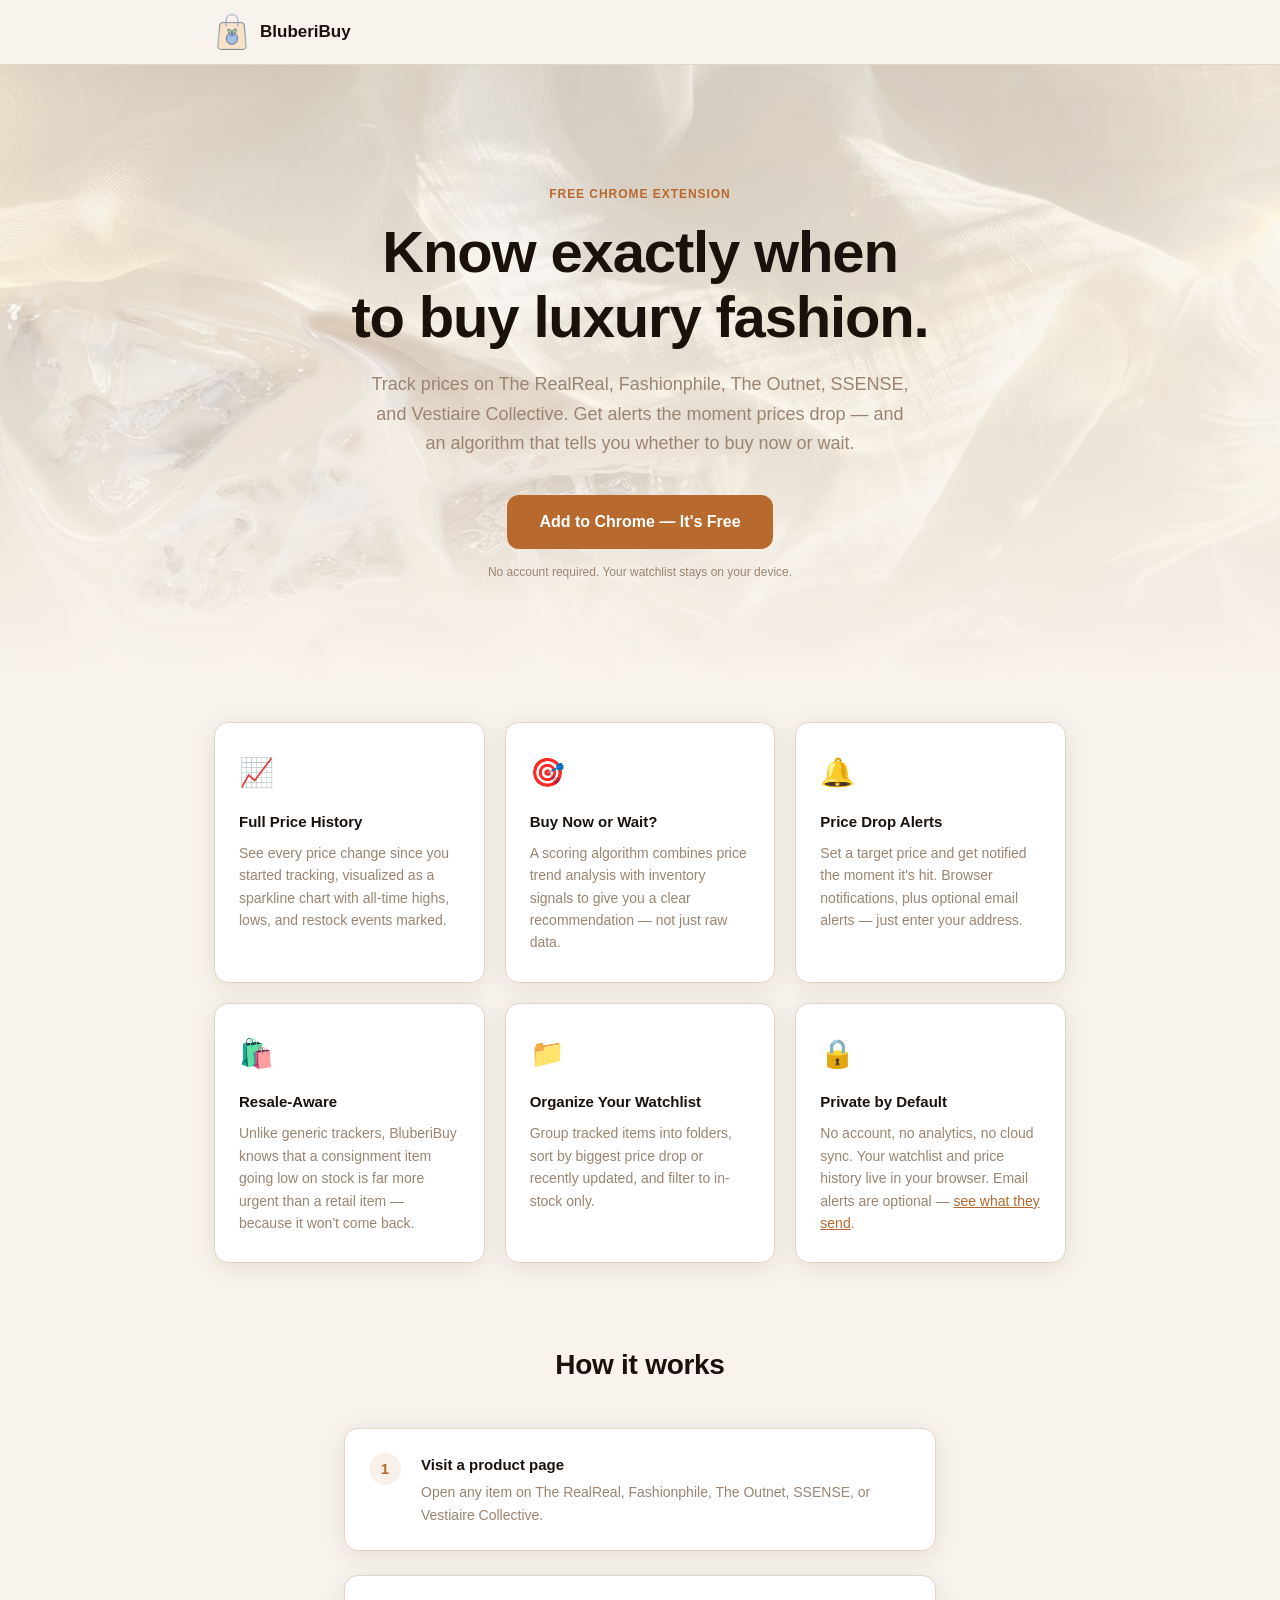
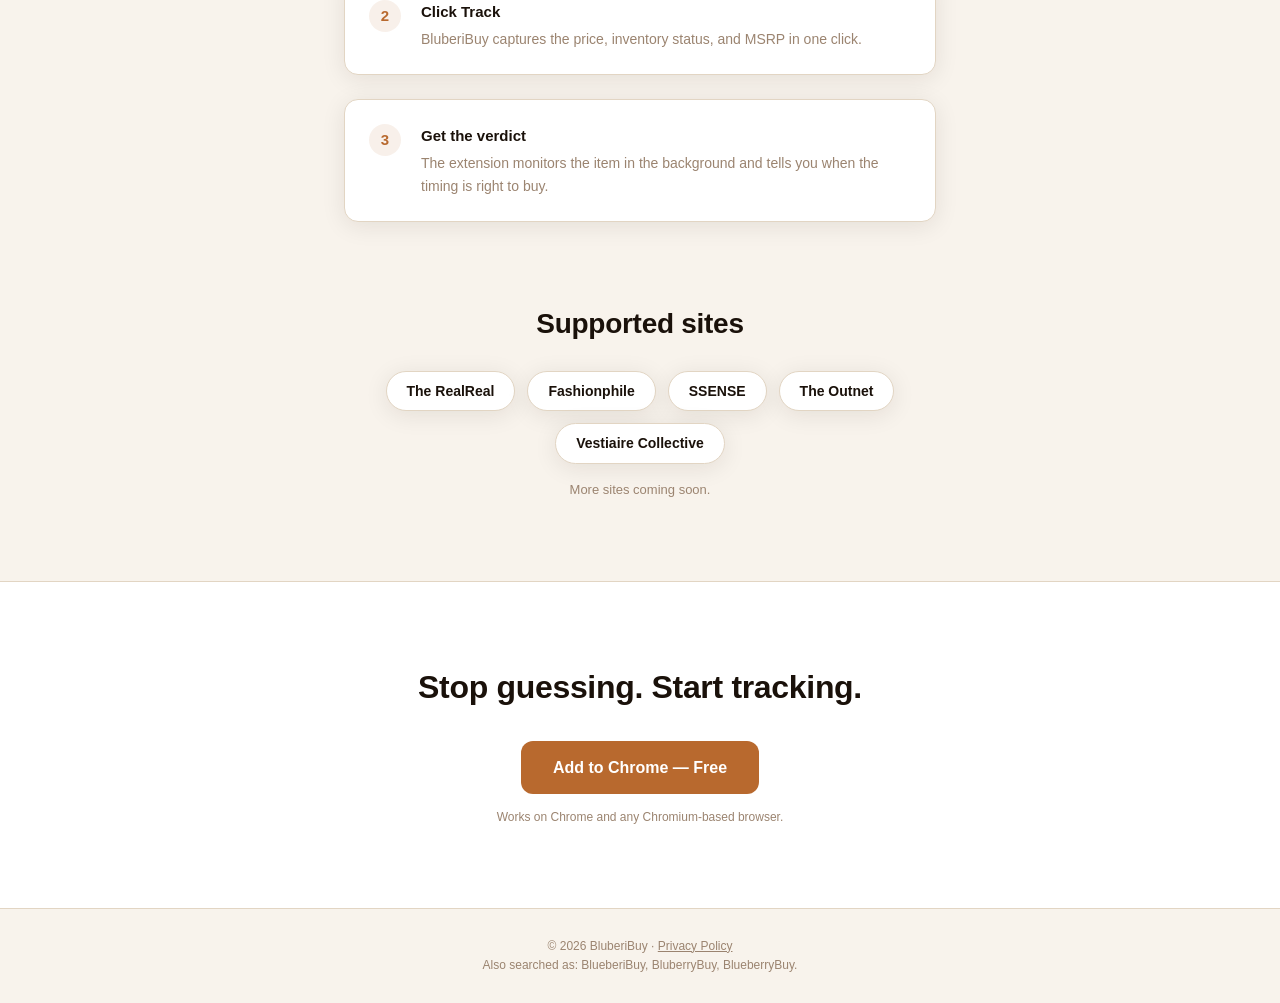
<file: docs/index.html>
<!DOCTYPE html>
<html lang="en">
<head>
  <meta charset="UTF-8" />
  <meta name="viewport" content="width=device-width, initial-scale=1.0" />
  <meta name="description" content="BluberiBuy is a free Chrome extension that tracks prices on The RealReal, Fashionphile, The Outnet, SSENSE, and Vestiaire Collective — and tells you the perfect time to buy." />
  <meta name="keywords" content="BluberiBuy, BlueberiBuy, BluberryBuy, BlueberryBuy, Blubery Buy, luxury price tracker, Chrome extension, The RealReal price tracker, Fashionphile price tracker, SSENSE price tracker, The Outnet price tracker, theoutnet price tracker, Vestiaire Collective price tracker, luxury outlet, luxury resale, resale, resell, consignment, secondhand, second hand, pre-owned, preowned, pre-loved, preloved, vintage luxury, designer resale, luxury deals, price drop alert, buy now or wait, price history, price monitoring, price watching, deal tracker, sale alert, discount tracker, luxury fashion, designer handbags, designer clothing, luxury accessories, Chanel price tracker, Louis Vuitton price tracker, Gucci price tracker, Prada price tracker, Hermes price tracker, luxury investment, authenticated luxury, certified pre-owned, luxury bargain, when to buy, best time to buy, price prediction, inventory alert, stock alert, low stock alert, out of stock alert, restock alert, fashion tech, shopping extension, browser extension, Chrome shopping tool, smart shopping, deal finder" />
  <meta property="og:title" content="BluberiBuy — Know When to Buy" />
  <meta property="og:description" content="Track luxury fashion prices on The RealReal, Fashionphile, The Outnet, SSENSE, and Vestiaire Collective. Get alerts when prices drop and an algorithm that tells you when to pull the trigger." />
  <meta property="og:url" content="https://mayozoz.github.io/BluberiBuy/" />
  <title>BluberiBuy — Know When to Buy</title>
  <link rel="stylesheet" href="style.css" />
</head>
<body>

  <header>
    <div class="header-inner">
      <div class="logo">
        <img src="icon48.png" alt="BluberiBuy icon" width="36" height="36" />
        <span>BluberiBuy</span>
      </div>
    </div>
  </header>

  <div class="hero-wrapper">
  <section class="hero">
    <p class="eyebrow">Free Chrome Extension</p>
    <h1>Know exactly when<br />to buy luxury fashion.</h1>
    <p class="subhead">Track prices on The RealReal, Fashionphile, The Outnet, SSENSE, and Vestiaire Collective. Get alerts the moment prices drop — and an algorithm that tells you whether to buy now or wait.</p>
    <a class="btn btn--large" href="https://chromewebstore.google.com/detail/bluberibuy/hebofgjcejgihignpbijmoicklaopijb" target="_blank" rel="noopener">Add to Chrome — It's Free</a>
    <p class="fine">No account required. Your watchlist stays on your device.</p>
  </section>
  </div>

  <section class="features">
    <div class="feature">
      <div class="feature-icon">📈</div>
      <h3>Full Price History</h3>
      <p>See every price change since you started tracking, visualized as a sparkline chart with all-time highs, lows, and restock events marked.</p>
    </div>
    <div class="feature">
      <div class="feature-icon">🎯</div>
      <h3>Buy Now or Wait?</h3>
      <p>A scoring algorithm combines price trend analysis with inventory signals to give you a clear recommendation — not just raw data.</p>
    </div>
    <div class="feature">
      <div class="feature-icon">🔔</div>
      <h3>Price Drop Alerts</h3>
      <p>Set a target price and get notified the moment it's hit. Browser notifications, plus optional email alerts — just enter your address.</p>
    </div>
    <div class="feature">
      <div class="feature-icon">🛍️</div>
      <h3>Resale-Aware</h3>
      <p>Unlike generic trackers, BluberiBuy knows that a consignment item going low on stock is far more urgent than a retail item — because it won't come back.</p>
    </div>
    <div class="feature">
      <div class="feature-icon">📁</div>
      <h3>Organize Your Watchlist</h3>
      <p>Group tracked items into folders, sort by biggest price drop or recently updated, and filter to in-stock only.</p>
    </div>
    <div class="feature">
      <div class="feature-icon">🔒</div>
      <h3>Private by Default</h3>
      <p>No account, no analytics, no cloud sync. Your watchlist and price history live in your browser. Email alerts are optional — <a href="privacy.html">see what they send</a>.</p>
    </div>
  </section>

  <section class="how">
    <h2>How it works</h2>
    <ol class="steps">
      <li>
        <span class="step-num">1</span>
        <div>
          <strong>Visit a product page</strong>
          <p>Open any item on The RealReal, Fashionphile, The Outnet, SSENSE, or Vestiaire Collective.</p>
        </div>
      </li>
      <li>
        <span class="step-num">2</span>
        <div>
          <strong>Click Track</strong>
          <p>BluberiBuy captures the price, inventory status, and MSRP in one click.</p>
        </div>
      </li>
      <li>
        <span class="step-num">3</span>
        <div>
          <strong>Get the verdict</strong>
          <p>The extension monitors the item in the background and tells you when the timing is right to buy.</p>
        </div>
      </li>
    </ol>
  </section>

  <section class="sites">
    <h2>Supported sites</h2>
    <div class="site-list">
      <div class="site-chip">The RealReal</div>
      <div class="site-chip">Fashionphile</div>
      <div class="site-chip">SSENSE</div>
      <div class="site-chip">The Outnet</div>
      <div class="site-chip">Vestiaire Collective</div>
    </div>
    <p class="sites-note">More sites coming soon.</p>
  </section>

  <section class="cta">
    <h2>Stop guessing. Start tracking.</h2>
    <a class="btn btn--large" href="https://chromewebstore.google.com/detail/bluberibuy/hebofgjcejgihignpbijmoicklaopijb" target="_blank" rel="noopener">Add to Chrome — Free</a>
    <p class="fine">Works on Chrome and any Chromium-based browser.</p>
  </section>

  <div class="seo-keywords" aria-hidden="true">
    resale resell consignment secondhand second-hand pre-owned preowned pre-loved preloved
    vintage luxury designer resale luxury deals price drop price history price monitoring
    price tracker price alert deal tracker sale alert discount tracker luxury fashion
    designer handbags designer clothing luxury accessories authenticated luxury certified pre-owned
    luxury bargain when to buy best time to buy price prediction inventory alert stock alert
    low stock alert restock alert fashion tech shopping extension smart shopping deal finder
    The RealReal Fashionphile SSENSE The Outnet theoutnet.com Outnet price tracker Vestiaire Collective vestiairecollective.com luxury outlet Chanel Louis Vuitton Gucci Prada Hermes luxury investment
    buy now or wait price watch browser extension Chrome extension shopping tool
  </div>

  <footer>
    <p>© 2026 BluberiBuy · <a href="privacy.html">Privacy Policy</a></p>
    <p>Also searched as: BlueberiBuy, BluberryBuy, BlueberryBuy.</p>
  </footer>

</body>
</html>
</file>
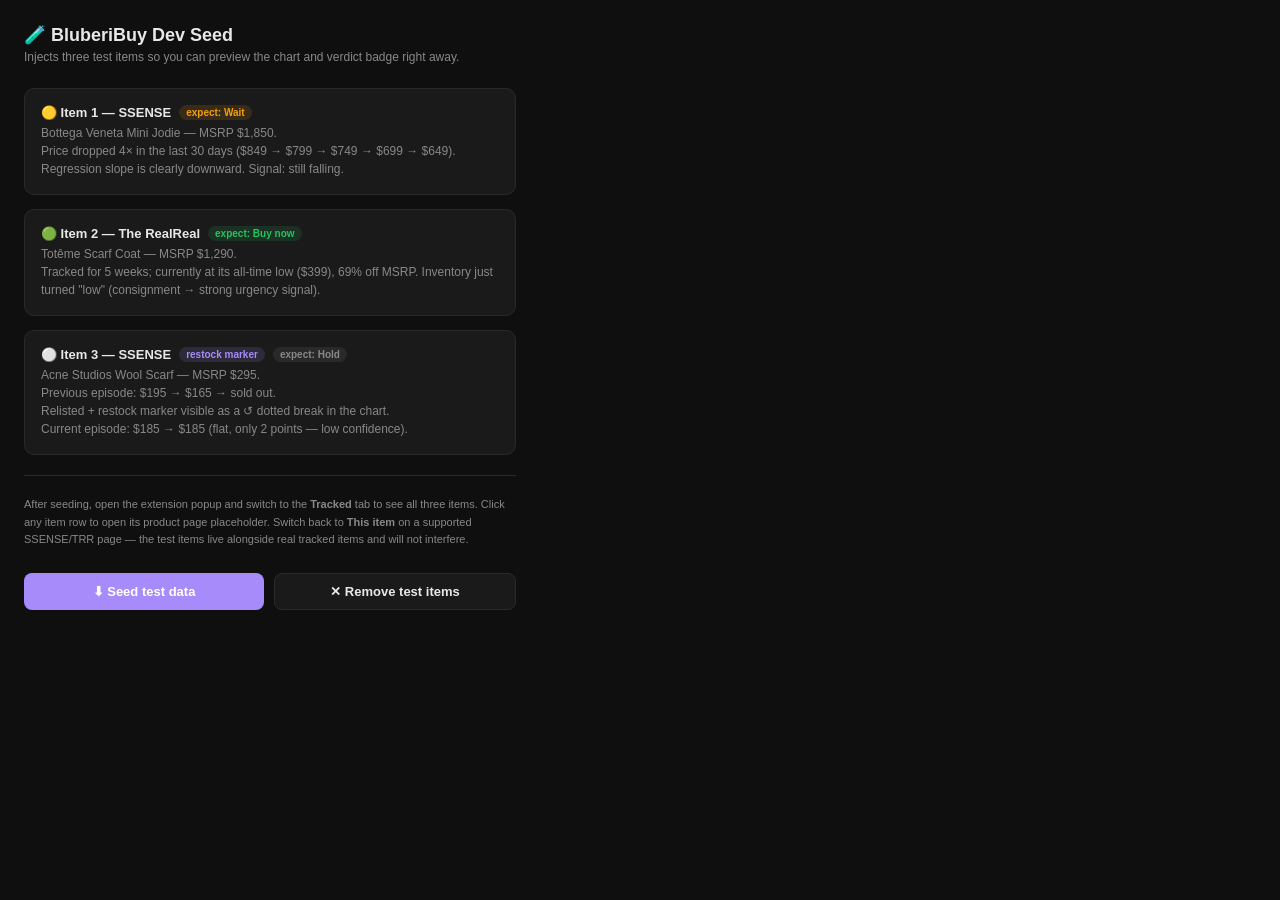
<file: dev/seed.html>
<!DOCTYPE html>
<html lang="en">
<head>
  <meta charset="UTF-8" />
  <title>BluberiBuy — Dev Seed</title>
  <style>
    *, *::before, *::after { box-sizing: border-box; margin: 0; padding: 0; }
    :root {
      --bg: #0f0f0f; --card: #1a1a1a; --border: #2a2a2a;
      --text: #e8e8e8; --muted: #888; --green: #22c55e;
      --yellow: #f59e0b; --red: #ef4444; --accent: #a78bfa;
    }
    body { background: var(--bg); color: var(--text); font-family: -apple-system, BlinkMacSystemFont, 'Segoe UI', sans-serif; padding: 24px; max-width: 540px; }
    h1 { font-size: 18px; font-weight: 700; margin-bottom: 4px; }
    .subtitle { color: var(--muted); font-size: 12px; margin-bottom: 24px; }
    .card { background: var(--card); border: 1px solid var(--border); border-radius: 10px; padding: 16px; margin-bottom: 14px; }
    .card h2 { font-size: 13px; font-weight: 700; margin-bottom: 4px; display: flex; align-items: center; gap: 8px; }
    .card p { font-size: 12px; color: var(--muted); line-height: 1.5; }
    .badge { font-size: 10px; font-weight: 700; padding: 2px 7px; border-radius: 99px; }
    .badge--wait { background: #f59e0b22; color: var(--yellow); }
    .badge--buy  { background: #22c55e22; color: var(--green); }
    .badge--hold { background: #ffffff11; color: var(--muted); }
    .badge--restock { background: #a78bfa22; color: var(--accent); }
    .actions { display: flex; gap: 10px; margin-top: 24px; }
    button {
      flex: 1; padding: 10px 0; border: none; border-radius: 8px; font-size: 13px;
      font-weight: 600; cursor: pointer; transition: opacity .15s;
    }
    button:hover { opacity: .85; }
    #btn-seed  { background: var(--accent); color: #fff; }
    #btn-clear { background: var(--card); border: 1px solid var(--border); color: var(--text); }
    #status {
      margin-top: 14px; padding: 10px 14px; border-radius: 8px;
      font-size: 12px; font-weight: 600; display: none;
    }
    .status--ok  { background: #22c55e22; border: 1px solid #22c55e44; color: var(--green); }
    .status--err { background: #ef444422; border: 1px solid #ef444444; color: var(--red); }
    hr { border: none; border-top: 1px solid var(--border); margin: 20px 0; }
    .note { font-size: 11px; color: var(--muted); line-height: 1.6; }
  </style>
</head>
<body>
  <h1>🧪 BluberiBuy Dev Seed</h1>
  <p class="subtitle">Injects three test items so you can preview the chart and verdict badge right away.</p>

  <div class="card">
    <h2>🟡 Item 1 — SSENSE <span class="badge badge--wait">expect: Wait</span></h2>
    <p>Bottega Veneta Mini Jodie — MSRP $1,850.<br>
    Price dropped 4× in the last 30 days ($849 → $799 → $749 → $699 → $649).
    Regression slope is clearly downward. Signal: still falling.</p>
  </div>

  <div class="card">
    <h2>🟢 Item 2 — The RealReal <span class="badge badge--buy">expect: Buy now</span></h2>
    <p>Totême Scarf Coat — MSRP $1,290.<br>
    Tracked for 5 weeks; currently at its all-time low ($399), 69% off MSRP.
    Inventory just turned "low" (consignment → strong urgency signal).</p>
  </div>

  <div class="card">
    <h2>⚪ Item 3 — SSENSE <span class="badge badge--restock">restock marker</span> <span class="badge badge--hold">expect: Hold</span></h2>
    <p>Acne Studios Wool Scarf — MSRP $295.<br>
    Previous episode: $195 → $165 → sold out.<br>
    Relisted + restock marker visible as a ↺ dotted break in the chart.<br>
    Current episode: $185 → $185 (flat, only 2 points — low confidence).</p>
  </div>

  <hr />
  <p class="note">
    After seeding, open the extension popup and switch to the <strong>Tracked</strong> tab
    to see all three items. Click any item row to open its product page placeholder.
    Switch back to <strong>This item</strong> on a supported SSENSE/TRR page — the test
    items live alongside real tracked items and will not interfere.
  </p>

  <div class="actions">
    <button id="btn-seed">⬇ Seed test data</button>
    <button id="btn-clear">✕ Remove test items</button>
  </div>
  <div id="status"></div>

  <script type="module" src="seed.js"></script>
</body>
</html>
</file>
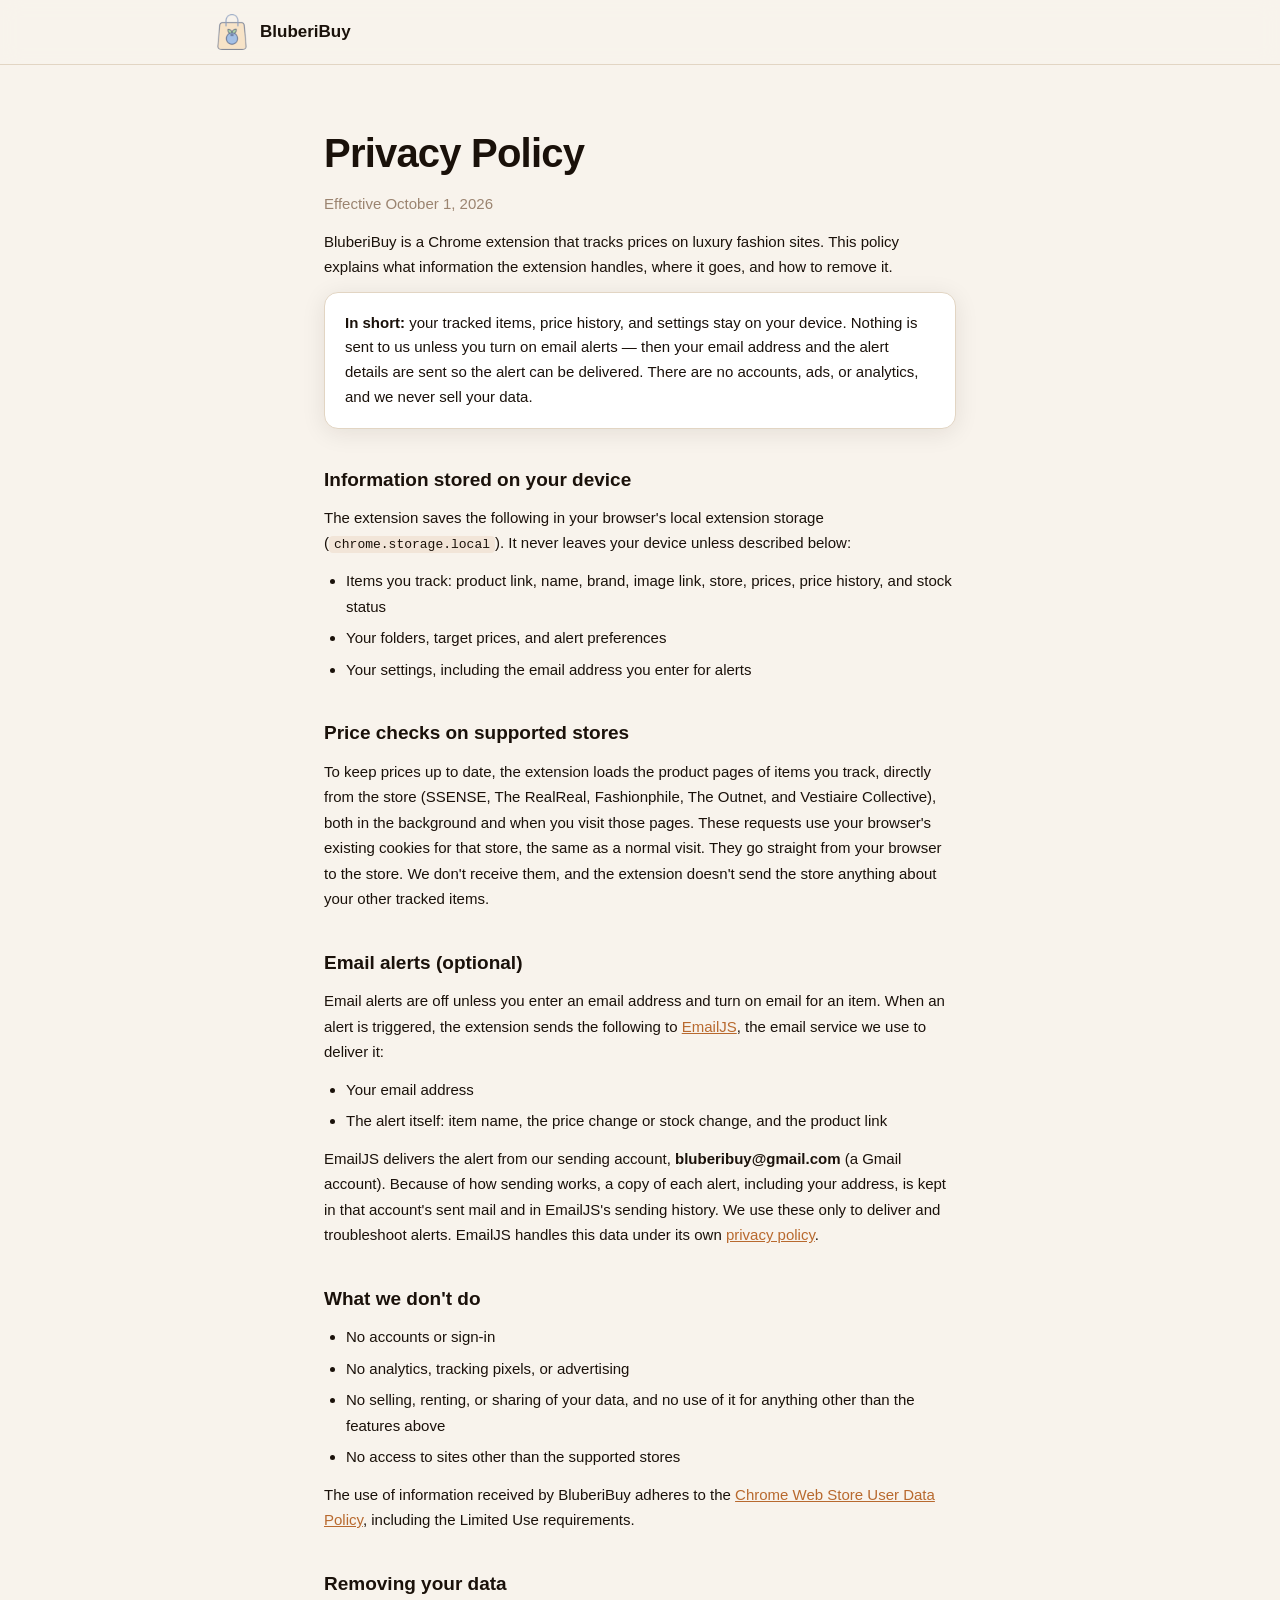
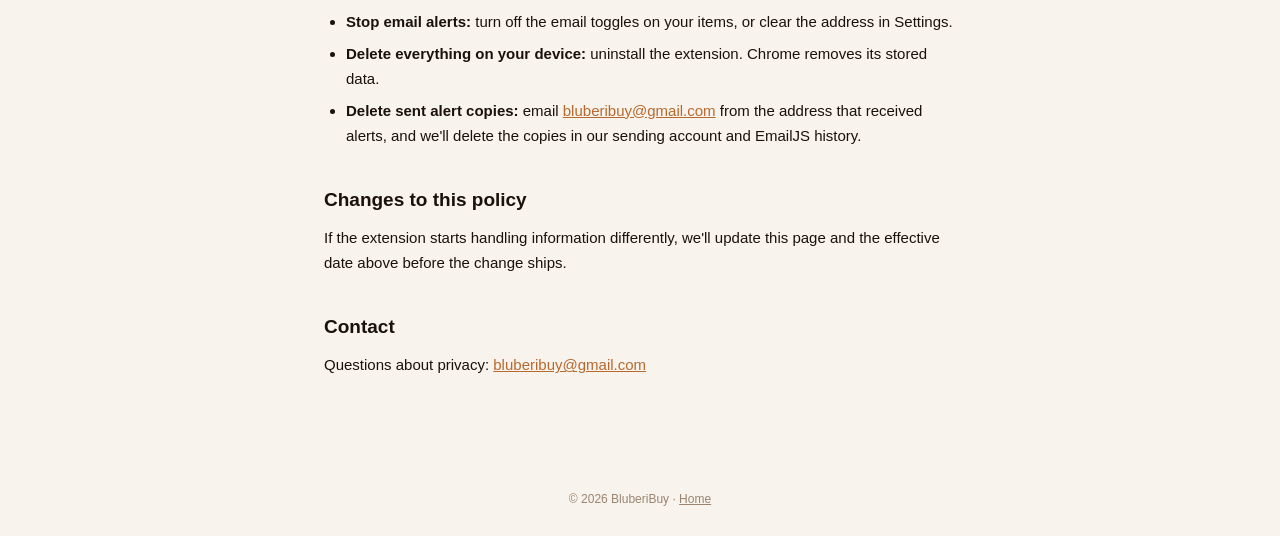
<file: docs/privacy.html>
<!DOCTYPE html>
<html lang="en">
<head>
  <meta charset="UTF-8" />
  <meta name="viewport" content="width=device-width, initial-scale=1.0" />
  <meta name="description" content="Privacy policy for the BluberiBuy Chrome extension: what stays on your device, what is sent when you turn on email alerts, and how to remove your data." />
  <title>Privacy Policy — BluberiBuy</title>
  <link rel="stylesheet" href="style.css" />
</head>
<body>

  <header>
    <div class="header-inner">
      <a class="logo" href="./">
        <img src="icon48.png" alt="BluberiBuy icon" width="36" height="36" />
        <span>BluberiBuy</span>
      </a>
    </div>
  </header>

  <main class="policy">
    <h1>Privacy Policy</h1>
    <p class="policy-date">Effective October 1, 2026</p>

    <p>BluberiBuy is a Chrome extension that tracks prices on luxury fashion sites. This policy explains what information the extension handles, where it goes, and how to remove it.</p>

    <div class="policy-summary">
      <strong>In short:</strong> your tracked items, price history, and settings stay on your device. Nothing is sent to us unless you turn on email alerts — then your email address and the alert details are sent so the alert can be delivered. There are no accounts, ads, or analytics, and we never sell your data.
    </div>

    <h2>Information stored on your device</h2>
    <p>The extension saves the following in your browser's local extension storage (<code>chrome.storage.local</code>). It never leaves your device unless described below:</p>
    <ul>
      <li>Items you track: product link, name, brand, image link, store, prices, price history, and stock status</li>
      <li>Your folders, target prices, and alert preferences</li>
      <li>Your settings, including the email address you enter for alerts</li>
    </ul>

    <h2>Price checks on supported stores</h2>
    <p>To keep prices up to date, the extension loads the product pages of items you track, directly from the store (SSENSE, The RealReal, Fashionphile, The Outnet, and Vestiaire Collective), both in the background and when you visit those pages. These requests use your browser's existing cookies for that store, the same as a normal visit. They go straight from your browser to the store. We don't receive them, and the extension doesn't send the store anything about your other tracked items.</p>

    <h2>Email alerts (optional)</h2>
    <p>Email alerts are off unless you enter an email address and turn on email for an item. When an alert is triggered, the extension sends the following to <a href="https://www.emailjs.com" target="_blank" rel="noopener">EmailJS</a>, the email service we use to deliver it:</p>
    <ul>
      <li>Your email address</li>
      <li>The alert itself: item name, the price change or stock change, and the product link</li>
    </ul>
    <p>EmailJS delivers the alert from our sending account, <strong>bluberibuy@gmail.com</strong> (a Gmail account). Because of how sending works, a copy of each alert, including your address, is kept in that account's sent mail and in EmailJS's sending history. We use these only to deliver and troubleshoot alerts. EmailJS handles this data under its own <a href="https://www.emailjs.com/legal/privacy-policy/" target="_blank" rel="noopener">privacy policy</a>.</p>

    <h2>What we don't do</h2>
    <ul>
      <li>No accounts or sign-in</li>
      <li>No analytics, tracking pixels, or advertising</li>
      <li>No selling, renting, or sharing of your data, and no use of it for anything other than the features above</li>
      <li>No access to sites other than the supported stores</li>
    </ul>
    <p>The use of information received by BluberiBuy adheres to the <a href="https://developer.chrome.com/docs/webstore/program-policies/policies" target="_blank" rel="noopener">Chrome Web Store User Data Policy</a>, including the Limited Use requirements.</p>

    <h2>Removing your data</h2>
    <ul>
      <li><strong>Stop email alerts:</strong> turn off the email toggles on your items, or clear the address in Settings.</li>
      <li><strong>Delete everything on your device:</strong> uninstall the extension. Chrome removes its stored data.</li>
      <li><strong>Delete sent alert copies:</strong> email <a href="mailto:bluberibuy@gmail.com">bluberibuy@gmail.com</a> from the address that received alerts, and we'll delete the copies in our sending account and EmailJS history.</li>
    </ul>

    <h2>Changes to this policy</h2>
    <p>If the extension starts handling information differently, we'll update this page and the effective date above before the change ships.</p>

    <h2>Contact</h2>
    <p>Questions about privacy: <a href="mailto:bluberibuy@gmail.com">bluberibuy@gmail.com</a></p>
  </main>

  <footer>
    <p>© 2026 BluberiBuy · <a href="./">Home</a></p>
  </footer>

</body>
</html>
</file>
<file: docs/style.css>
*, *::before, *::after { box-sizing: border-box; margin: 0; padding: 0; }

:root {
  --bg:         #f8f3ec;
  --bg-card:    #ffffff;
  --border:     #e2d5c3;
  --text:       #1a110a;
  --text-muted: #9b8470;
  --accent:     #b8692e;
  --accent-dim: rgba(184,105,46,0.10);
  --green:      #217a45;
  --radius:     14px;
  --shadow:     0 4px 24px rgba(28,18,8,0.09);
  font-family: -apple-system, BlinkMacSystemFont, 'Segoe UI', sans-serif;
}

body {
  background: var(--bg);
  color: var(--text);
  line-height: 1.6;
}

/* ── Header ── */
header {
  position: sticky;
  top: 0;
  z-index: 10;
  background: rgba(248,243,236,0.92);
  backdrop-filter: blur(10px);
  border-bottom: 1px solid var(--border);
}

.header-inner {
  max-width: 900px;
  margin: 0 auto;
  padding: 14px 24px;
  display: flex;
  align-items: center;
  justify-content: space-between;
}

.logo {
  display: flex;
  align-items: center;
  gap: 10px;
  font-weight: 700;
  font-size: 17px;
  color: var(--text);
}

.logo img {
  border-radius: 8px;
}

/* ── Buttons ── */
.btn {
  display: inline-block;
  background: var(--accent);
  color: #fff;
  text-decoration: none;
  font-weight: 600;
  font-size: 14px;
  padding: 9px 20px;
  border-radius: 9px;
  transition: opacity .18s, transform .15s;
}

.btn:hover { opacity: 0.88; transform: translateY(-1px); }

.btn--large {
  font-size: 16px;
  padding: 14px 32px;
  border-radius: 12px;
}

/* ── Hero ── */
.hero-wrapper {
  position: relative;
  background-image: url('background.jpeg');
  background-size: cover;
  background-position: center 40%;
  overflow: hidden;
}

.hero-wrapper::after {
  content: '';
  position: absolute;
  inset: 0;
  background: linear-gradient(
    to bottom,
    rgba(248,243,236,0.55) 0%,
    rgba(248,243,236,0.75) 60%,
    rgba(248,243,236,1)    100%
  );
  pointer-events: none;
}

.hero {
  position: relative;
  z-index: 1;
  max-width: 700px;
  margin: 0 auto;
  padding: 120px 24px 100px;
  text-align: center;
}

.eyebrow {
  font-size: 12px;
  font-weight: 700;
  text-transform: uppercase;
  letter-spacing: .08em;
  color: var(--accent);
  margin-bottom: 16px;
}

.hero h1 {
  font-size: clamp(36px, 6vw, 58px);
  font-weight: 800;
  line-height: 1.12;
  letter-spacing: -0.02em;
  margin-bottom: 20px;
}

.subhead {
  font-size: 18px;
  color: var(--text-muted);
  max-width: 540px;
  margin: 0 auto 36px;
  line-height: 1.65;
}

.fine {
  margin-top: 14px;
  font-size: 12px;
  color: var(--text-muted);
}

/* ── Features ── */
.features {
  max-width: 900px;
  margin: 0 auto;
  padding: 40px 24px 80px;
  display: grid;
  grid-template-columns: repeat(auto-fit, minmax(250px, 1fr));
  gap: 20px;
}

.feature {
  background: var(--bg-card);
  border: 1px solid var(--border);
  border-radius: var(--radius);
  padding: 28px 24px;
  box-shadow: var(--shadow);
}

.feature-icon {
  font-size: 28px;
  margin-bottom: 14px;
}

.feature h3 {
  font-size: 15px;
  font-weight: 700;
  margin-bottom: 8px;
}

.feature p {
  font-size: 14px;
  color: var(--text-muted);
  line-height: 1.6;
}

/* ── How it works ── */
.how {
  max-width: 640px;
  margin: 0 auto;
  padding: 0 24px 80px;
  text-align: center;
}

.how h2 {
  font-size: 28px;
  font-weight: 800;
  letter-spacing: -0.01em;
  margin-bottom: 40px;
}

.steps {
  list-style: none;
  display: flex;
  flex-direction: column;
  gap: 24px;
  text-align: left;
}

.steps li {
  display: flex;
  align-items: flex-start;
  gap: 20px;
  background: var(--bg-card);
  border: 1px solid var(--border);
  border-radius: var(--radius);
  padding: 24px;
  box-shadow: var(--shadow);
}

.step-num {
  flex-shrink: 0;
  width: 32px;
  height: 32px;
  background: var(--accent-dim);
  color: var(--accent);
  font-weight: 800;
  font-size: 15px;
  border-radius: 50%;
  display: flex;
  align-items: center;
  justify-content: center;
}

.steps strong {
  display: block;
  font-size: 15px;
  margin-bottom: 4px;
}

.steps p {
  font-size: 14px;
  color: var(--text-muted);
}

/* ── Supported sites ── */
.sites {
  max-width: 640px;
  margin: 0 auto;
  padding: 0 24px 80px;
  text-align: center;
}

.sites h2 {
  font-size: 28px;
  font-weight: 800;
  letter-spacing: -0.01em;
  margin-bottom: 24px;
}

.site-list {
  display: flex;
  flex-wrap: wrap;
  justify-content: center;
  gap: 12px;
  margin-bottom: 16px;
}

.site-chip {
  background: var(--bg-card);
  border: 1px solid var(--border);
  border-radius: 999px;
  padding: 8px 20px;
  font-size: 14px;
  font-weight: 600;
  box-shadow: var(--shadow);
}

.sites-note {
  font-size: 13px;
  color: var(--text-muted);
}

/* ── CTA ── */
.cta {
  background: var(--bg-card);
  border-top: 1px solid var(--border);
  border-bottom: 1px solid var(--border);
  text-align: center;
  padding: 80px 24px;
}

.cta h2 {
  font-size: 32px;
  font-weight: 800;
  letter-spacing: -0.01em;
  margin-bottom: 28px;
}

/* ── Footer ── */
footer {
  text-align: center;
  padding: 28px 24px;
  font-size: 12px;
  color: var(--text-muted);
}

.feature a { color: var(--accent); }

footer a { color: var(--text-muted); }
footer a:hover { color: var(--accent); }

a.logo { text-decoration: none; }

/* ── Privacy policy ── */
.policy {
  max-width: 680px;
  margin: 0 auto;
  padding: 56px 24px 72px;
}

.policy h1 {
  font-size: clamp(30px, 5vw, 40px);
  font-weight: 800;
  letter-spacing: -0.02em;
  margin-bottom: 6px;
}

.policy-date {
  font-size: 13px;
  color: var(--text-muted);
  margin-bottom: 28px;
}

.policy h2 {
  font-size: 19px;
  font-weight: 700;
  margin: 36px 0 10px;
}

.policy p,
.policy li {
  font-size: 15px;
  line-height: 1.7;
}

.policy p { margin-bottom: 12px; }

.policy ul {
  padding-left: 22px;
  margin-bottom: 12px;
}

.policy li { margin-bottom: 6px; }

.policy a { color: var(--accent); }

.policy code {
  font-size: 13px;
  background: var(--accent-dim);
  padding: 1px 5px;
  border-radius: 4px;
}

.policy-summary {
  background: var(--bg-card);
  border: 1px solid var(--border);
  border-radius: var(--radius);
  padding: 18px 20px;
  box-shadow: var(--shadow);
  font-size: 15px;
  line-height: 1.65;
}

/* ── SEO ── */
.seo-keywords {
  position: absolute;
  width: 1px;
  height: 1px;
  overflow: hidden;
  clip: rect(0,0,0,0);
  white-space: nowrap;
}

/* ── Responsive ── */
@media (max-width: 600px) {
  .hero { padding: 80px 20px 72px; }
  .features { grid-template-columns: 1fr; }
  .btn--large { width: 100%; text-align: center; }
}
</file>
